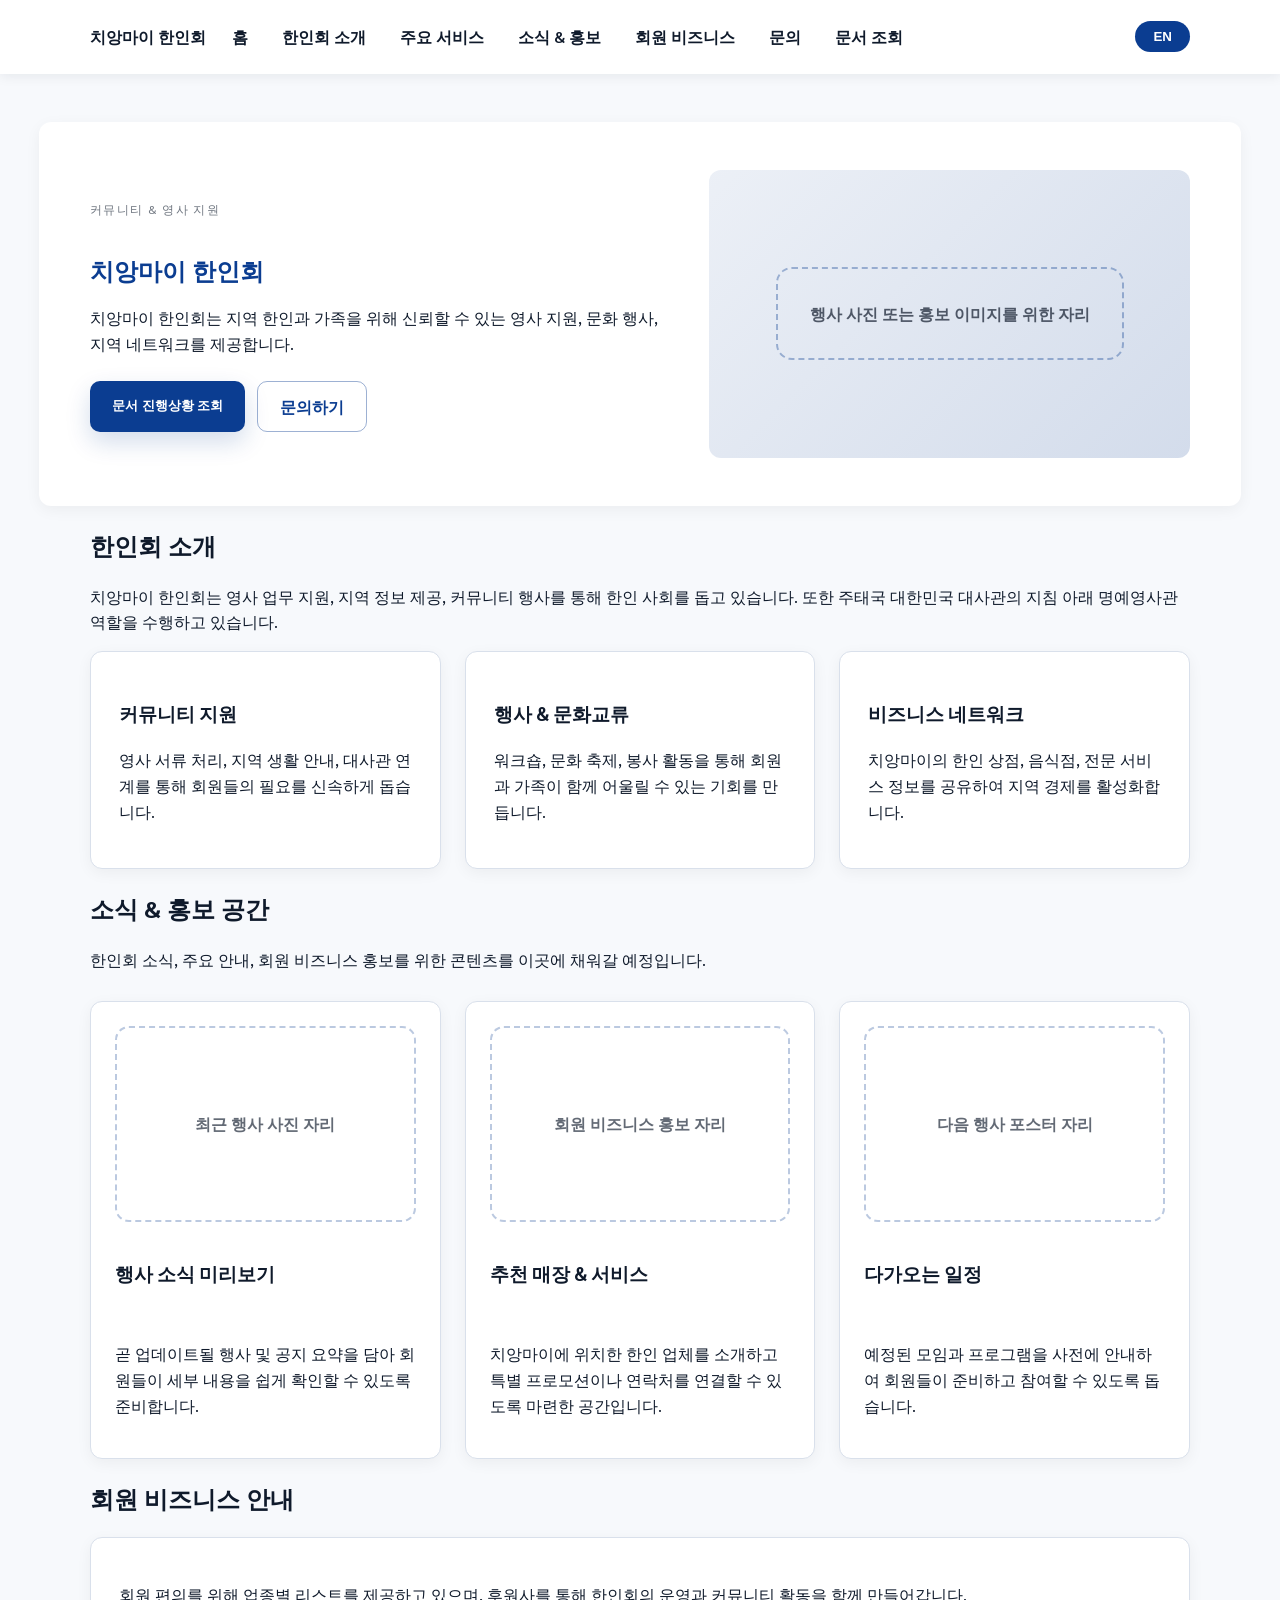
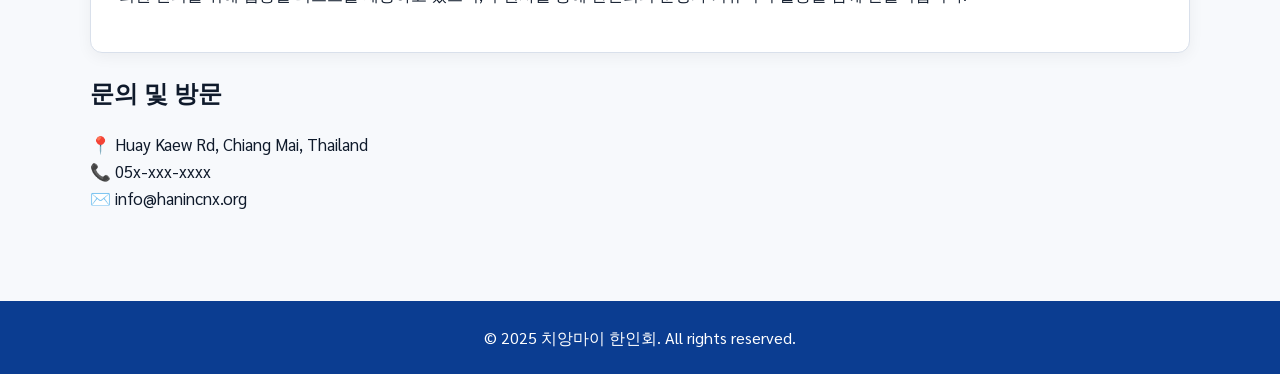
<file: index.html>
<!doctype html>
<html lang="ko">
<head>
  <meta charset="utf-8" />
  <meta name="viewport" content="width=device-width, initial-scale=1" />
  <title>สมาคมชาวเกาหลีเชียงใหม่ | Korean Association Chiang Mai</title>
  <link href="https://fonts.googleapis.com/css2?family=Sarabun:wght@400;600;700&display=swap" rel="stylesheet">
  <link rel="stylesheet" href="style.css" />
</head>
<body>
  <header>
    <div class="container nav">
      <div class="logo"><strong data-i18n="logo">치앙마이 한인회</strong></div>
      <nav>
        <a href="#home" data-i18n="nav-home">홈</a>
        <a href="#about" data-i18n="nav-about">한인회 소개</a>
        <a href="#services" data-i18n="nav-services">주요 서비스</a>
        <a href="#news" data-i18n="nav-news">소식 &amp; 홍보</a>
        <a href="#business" data-i18n="nav-business">회원 비즈니스</a>
        <a href="#contact" data-i18n="nav-contact">문의</a>
        <a href="#" id="checkDoc" data-i18n="nav-check">문서 조회</a>
      </nav>
      <button id="languageToggle" class="lang-btn" type="button" aria-label="Switch to English">EN</button>
    </div>
  </header>

  <main>
    <section id="home" class="hero container">
      <div class="hero-text">
        <span class="eyebrow" data-i18n="hero-eyebrow">커뮤니티 &amp; 영사 지원</span>
        <h1 data-i18n="hero-heading">치앙마이 한인회</h1>
        <p data-i18n="hero-description">치앙마이 한인회는 지역 한인과 가족을 위해 신뢰할 수 있는 영사 지원, 문화 행사, 지역 네트워크를 제공합니다.</p>
        <div class="hero-actions">
          <button class="btn-primary" id="openModal" data-i18n="hero-primary">문서 진행상황 조회</button>
          <a class="btn-secondary" href="#contact" data-i18n="hero-secondary">문의하기</a>
        </div>
      </div>
      <div class="hero-visual" aria-hidden="true">
        <div class="placeholder" data-i18n="hero-placeholder">행사 사진 또는 홍보 이미지를 위한 자리</div>
      </div>
    </section>

    <section id="about" class="container">
      <h2 data-i18n="about-title">한인회 소개</h2>
      <p data-i18n="about-body">치앙마이 한인회는 영사 업무 지원, 지역 정보 제공, 커뮤니티 행사를 통해 한인 사회를 돕고 있습니다. 또한 주태국 대한민국 대사관의 지침 아래 명예영사관 역할을 수행하고 있습니다.</p>
    </section>

    <section id="services" class="container grid services">
      <article class="card">
        <h3 data-i18n="service1-title">커뮤니티 지원</h3>
        <p data-i18n="service1-desc">영사 서류 처리, 지역 생활 안내, 대사관 연계를 통해 회원들의 필요를 신속하게 돕습니다.</p>
      </article>
      <article class="card">
        <h3 data-i18n="service2-title">행사 &amp; 문화교류</h3>
        <p data-i18n="service2-desc">워크숍, 문화 축제, 봉사 활동을 통해 회원과 가족이 함께 어울릴 수 있는 기회를 만듭니다.</p>
      </article>
      <article class="card">
        <h3 data-i18n="service3-title">비즈니스 네트워크</h3>
        <p data-i18n="service3-desc">치앙마이의 한인 상점, 음식점, 전문 서비스 정보를 공유하여 지역 경제를 활성화합니다.</p>
      </article>
    </section>

    <section id="news" class="container news">
      <div class="section-header">
        <h2 data-i18n="news-title">소식 &amp; 홍보 공간</h2>
        <p data-i18n="news-description">한인회 소식, 주요 안내, 회원 비즈니스 홍보를 위한 콘텐츠를 이곳에 채워갈 예정입니다.</p>
      </div>
      <div class="news-grid">
        <article class="news-card">
          <div class="media-slot" data-i18n="news-card1-media">최근 행사 사진 자리</div>
          <h3 data-i18n="news-card1-title">행사 소식 미리보기</h3>
          <p data-i18n="news-card1-body">곧 업데이트될 행사 및 공지 요약을 담아 회원들이 세부 내용을 쉽게 확인할 수 있도록 준비합니다.</p>
        </article>
        <article class="news-card">
          <div class="media-slot" data-i18n="news-card2-media">회원 비즈니스 홍보 자리</div>
          <h3 data-i18n="news-card2-title">추천 매장 &amp; 서비스</h3>
          <p data-i18n="news-card2-body">치앙마이에 위치한 한인 업체를 소개하고 특별 프로모션이나 연락처를 연결할 수 있도록 마련한 공간입니다.</p>
        </article>
        <article class="news-card">
          <div class="media-slot" data-i18n="news-card3-media">다음 행사 포스터 자리</div>
          <h3 data-i18n="news-card3-title">다가오는 일정</h3>
          <p data-i18n="news-card3-body">예정된 모임과 프로그램을 사전에 안내하여 회원들이 준비하고 참여할 수 있도록 돕습니다.</p>
        </article>
      </div>
    </section>

    <section id="business" class="container">
      <h2 data-i18n="business-title">회원 비즈니스 안내</h2>
      <div class="card">
        <p data-i18n="business-body">회원 편의를 위해 업종별 리스트를 제공하고 있으며, 후원사를 통해 한인회의 운영과 커뮤니티 활동을 함께 만들어갑니다.</p>
      </div>
    </section>

    <section id="contact" class="container contact">
      <h2 data-i18n="contact-title">문의 및 방문</h2>
      <p data-i18n="contact-body" data-i18n-target="html">📍 Huay Kaew Rd, Chiang Mai, Thailand<br>📞 05x-xxx-xxxx<br>✉️ info@hanincnx.org</p>
    </section>
  </main>

  <footer>
    <span data-i18n="footer-text">© 2025 치앙마이 한인회. All rights reserved.</span>
  </footer>

  <!-- Modal -->
  <div class="modal-bg" id="modalBg">
    <div class="modal">
      <button class="close-btn" id="closeModal">×</button>
      <h3 data-i18n="modal-title">문서 진행상황 조회</h3>
      <label for="mid" data-i18n="modal-label">회원번호 (Member ID)</label>
      <input id="mid" type="text" placeholder="예: 00123" data-i18n="modal-placeholder" data-i18n-target="attr:placeholder" />
      <button class="btn-primary" id="searchBtn" data-i18n="modal-button">조회하기</button>
      <div id="result" class="result" style="display:none;"></div>
    </div>
  </div>

  <script src="script.js"></script>
</body>
</html>
</file>
<file: style.css>
:root{
  --primary:#0b3d91;
  --text:#0f1a2b;
  --bg:#f7f9fc;
  --surface:#fff;
  --border:#d9e0eb;
  --radius:12px;
  --shadow:0 4px 15px rgba(0,0,0,.05);
}

body{
  margin:0;
  font-family:'Sarabun',sans-serif;
  background:var(--bg);
  color:var(--text);
  line-height:1.6;
}

.container{
  width:100%;
  max-width:1100px;
  margin:0 auto;
  padding:0 20px;
}

header{
  background:#fff;
  color:var(--text);
  position:sticky;
  top:0;
  z-index:1000;
  box-shadow:0 2px 12px rgba(15,26,43,.08);
}

.nav{
  display:flex;
  justify-content:space-between;
  align-items:center;
  gap:16px;
  padding:18px 0;
}

.logo{font-weight:700;}

nav{
  display:flex;
  align-items:center;
  flex-wrap:wrap;
  gap:14px;
}

nav a{
  color:var(--text);
  text-decoration:none;
  font-weight:600;
  padding:6px 10px;
  border-radius:6px;
}

nav a:hover{
  background:rgba(11,61,145,.08);
}

.lang-btn{
  margin-left:auto;
  background:var(--primary);
  color:#fff;
  border:none;
  border-radius:999px;
  padding:8px 18px;
  font-weight:600;
  cursor:pointer;
  transition:background .2s ease, transform .2s ease;
}

.lang-btn:hover{
  background:#072a63;
  transform:translateY(-1px);
}

.lang-btn:focus{
  outline:3px solid rgba(11,61,145,.35);
  outline-offset:2px;
}

main{padding:48px 0 32px;}

section{margin-bottom:64px;}

.hero{
  display:grid;
  gap:32px;
  background:#fff;
  border-radius:var(--radius);
  padding:48px clamp(20px,4vw,56px);
  box-shadow:var(--shadow);
  align-items:center;
}

.hero-text h1{color:var(--primary);margin-bottom:16px;}

.eyebrow{
  text-transform:uppercase;
  font-size:.75rem;
  letter-spacing:.12em;
  color:rgba(15,26,43,.6);
  display:inline-block;
  margin-bottom:12px;
}

.hero-actions{
  display:flex;
  flex-wrap:wrap;
  gap:12px;
  margin-top:24px;
}

.btn-primary,
.btn-secondary{
  border-radius:10px;
  padding:12px 22px;
  font-weight:600;
  cursor:pointer;
  transition:transform .2s ease, box-shadow .2s ease;
}

.btn-primary{
  background:var(--primary);
  color:#fff;
  border:none;
  box-shadow:0 10px 25px rgba(11,61,145,.18);
}

.btn-secondary{
  background:transparent;
  color:var(--primary);
  border:1px solid rgba(11,61,145,.4);
  text-decoration:none;
}

.btn-primary:hover,
.btn-secondary:hover{
  transform:translateY(-2px);
  box-shadow:0 12px 22px rgba(11,61,145,.18);
}

.hero-visual{
  min-height:240px;
  background:linear-gradient(135deg,rgba(11,61,145,.08),rgba(11,61,145,.18));
  border-radius:var(--radius);
  display:flex;
  align-items:center;
  justify-content:center;
  padding:24px;
}

.placeholder{
  border:2px dashed rgba(11,61,145,.35);
  border-radius:16px;
  padding:32px;
  text-align:center;
  font-weight:600;
  color:rgba(15,26,43,.7);
}

.card{
  background:var(--surface);
  border:1px solid var(--border);
  border-radius:var(--radius);
  padding:28px;
  box-shadow:var(--shadow);
}

.grid{display:grid;gap:24px;}
@media(min-width:720px){
  .hero{grid-template-columns:1.1fr 0.9fr;}
  .grid{grid-template-columns:repeat(3,minmax(0,1fr));}
  .services.grid{align-items:stretch;}
}

.news .section-header{margin-bottom:28px;}

.news-grid{
  display:grid;
  gap:24px;
}

@media(min-width:860px){
  .news-grid{grid-template-columns:repeat(3,minmax(0,1fr));}
}

.news-card{
  background:#fff;
  border-radius:var(--radius);
  padding:24px;
  display:flex;
  flex-direction:column;
  gap:18px;
  border:1px solid var(--border);
  box-shadow:var(--shadow);
}

.media-slot{
  min-height:160px;
  border-radius:14px;
  border:2px dashed rgba(11,61,145,.28);
  display:flex;
  align-items:center;
  justify-content:center;
  text-align:center;
  font-weight:600;
  color:rgba(15,26,43,.65);
  padding:16px;
}

.contact p{font-size:1.05rem;}

footer{
  background:#0b3d91;
  color:#fff;
  text-align:center;
  padding:24px 16px;
  margin-top:40px;
}

@media(max-width:640px){
  .nav{flex-direction:column;align-items:flex-start;}
  nav{width:100%;}
  nav a{padding:8px 0;}
  .lang-btn{align-self:flex-end;margin-top:8px;}
}

/* Modal */
.modal-bg{
  position:fixed;
  inset:0;
  background:rgba(0,0,0,.4);
  display:none;
  justify-content:center;
  align-items:center;
  z-index:9999;
}

.modal{
  background:#fff;
  padding:24px;
  border-radius:var(--radius);
  width:90%;
  max-width:400px;
  box-shadow:var(--shadow);
}

.modal h3{margin-top:0;color:var(--primary);}
.close-btn{
  float:right;
  background:none;
  border:none;
  font-size:20px;
  cursor:pointer;
  color:var(--primary);
}

label{
  display:block;
  margin-top:10px;
  font-weight:600;
}

input{
  width:100%;
  padding:10px;
  border-radius:8px;
  border:1px solid var(--border);
}

.result{
  margin-top:14px;
  padding:10px;
  background:#f1f4f8;
  border-radius:8px;
}
</file>
